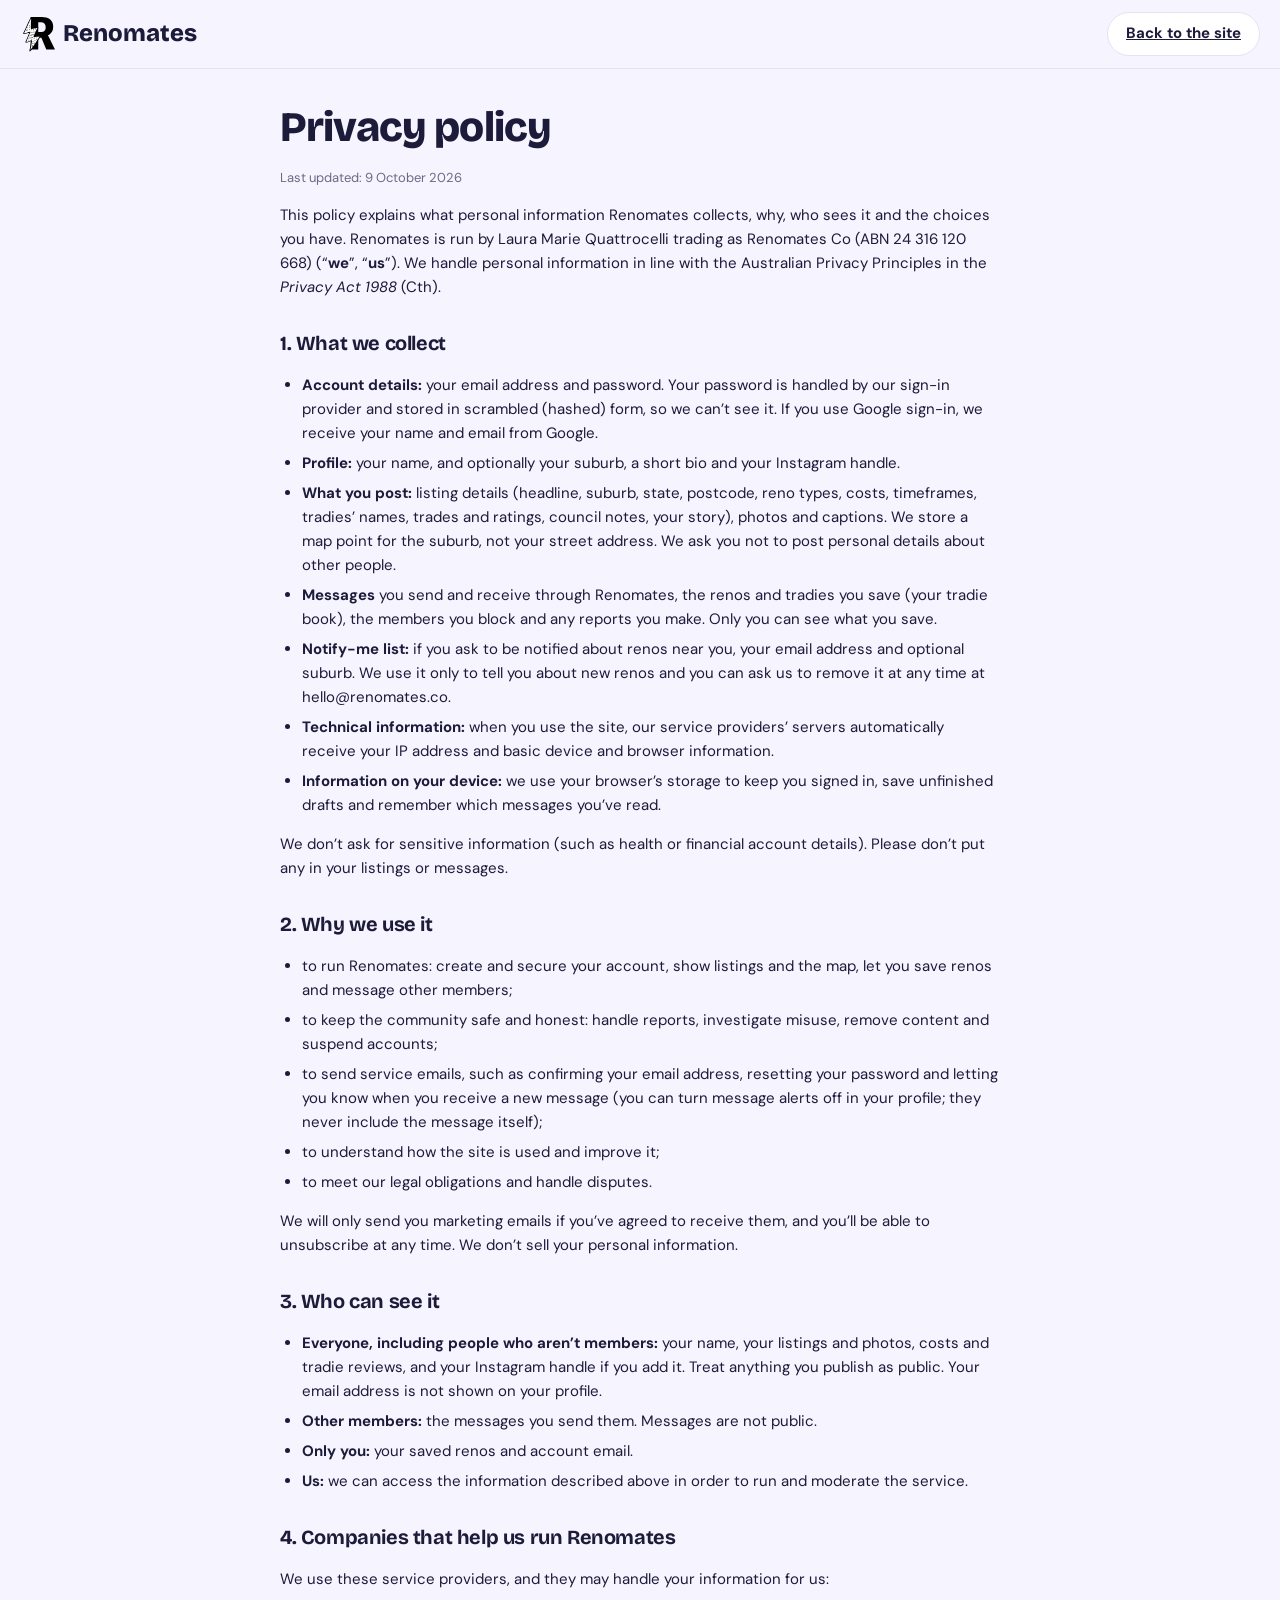
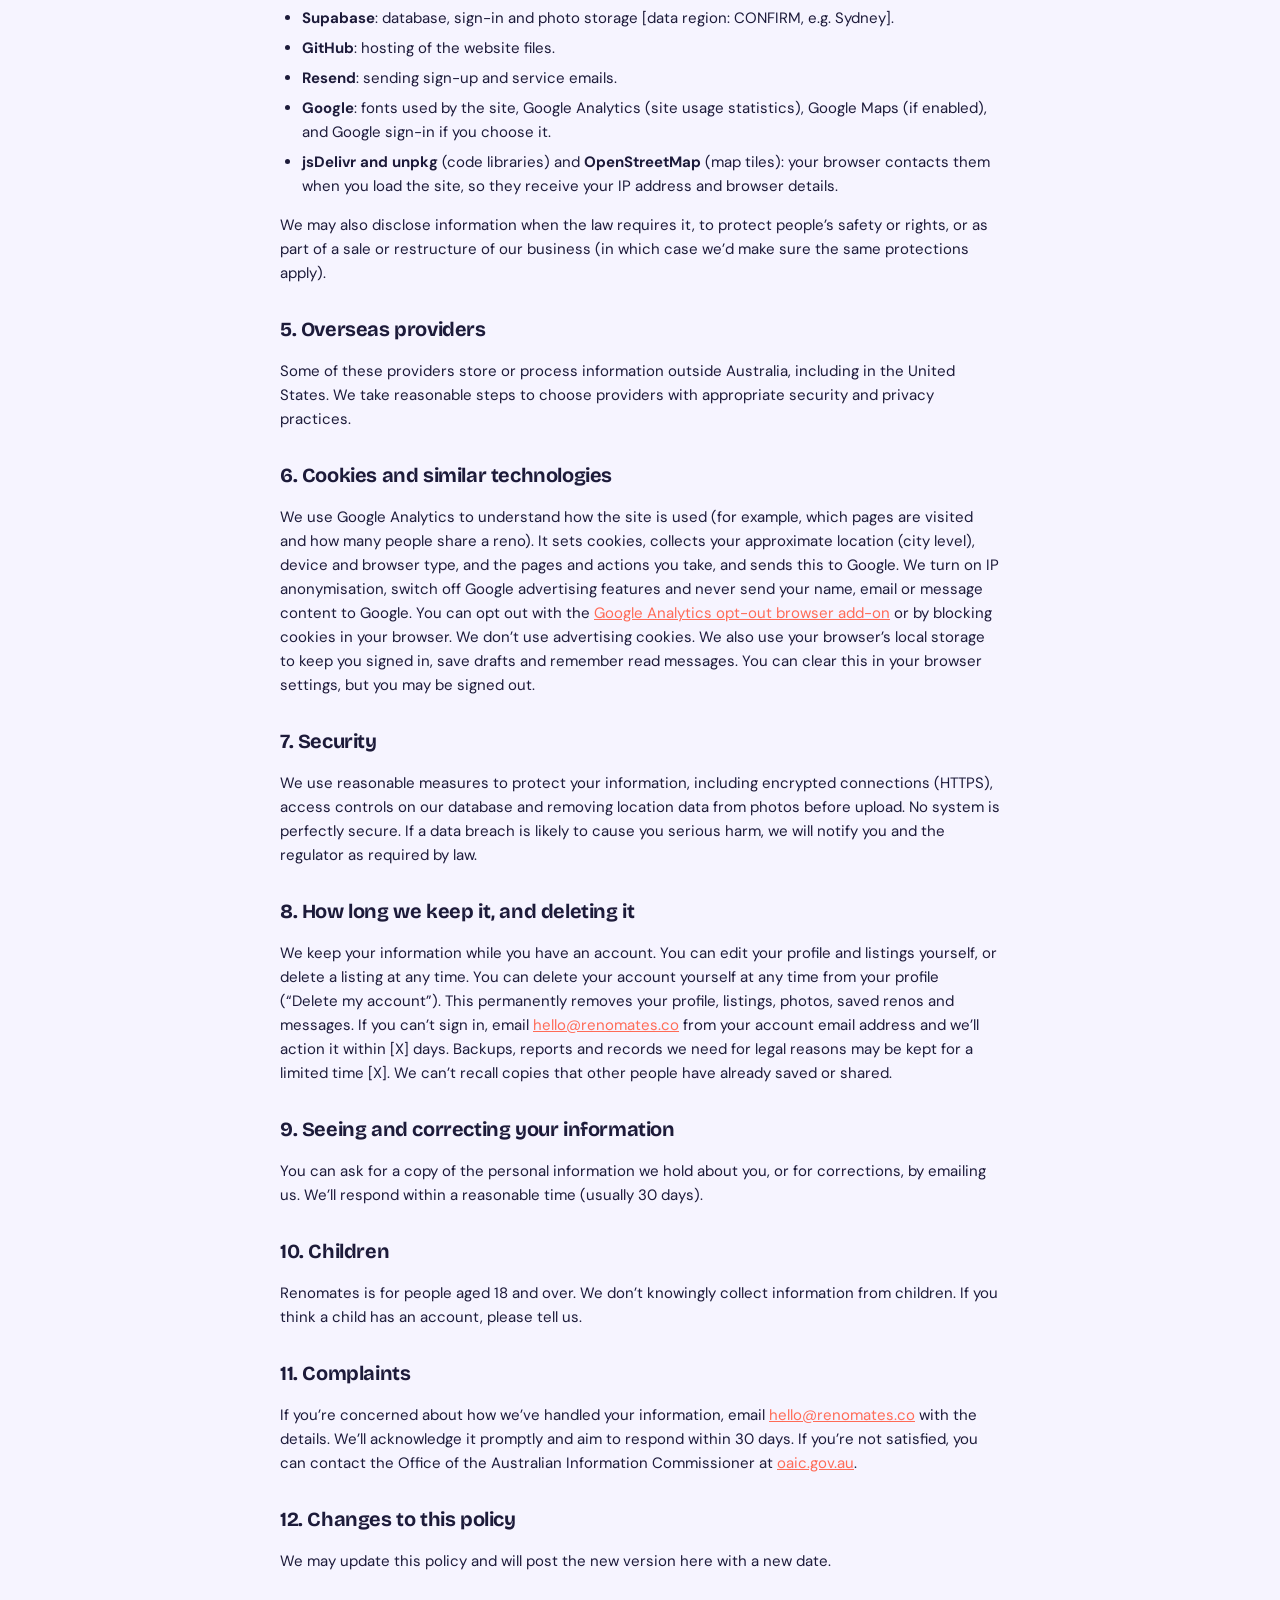
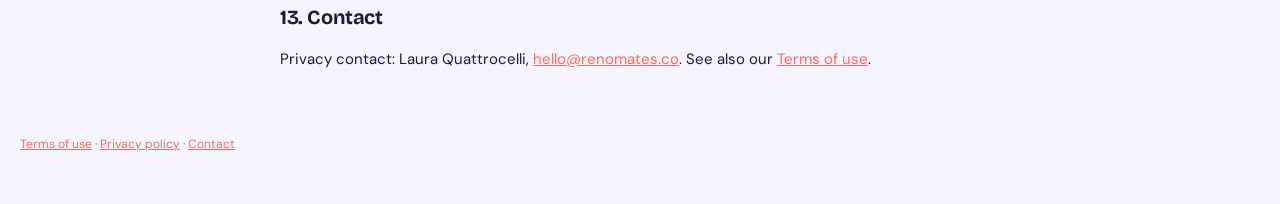
<file: privacy.html>
<!DOCTYPE html>
<html lang="en-AU">
<head>
<meta charset="utf-8">
<meta name="viewport" content="width=device-width, initial-scale=1, viewport-fit=cover">
<title>Privacy policy | Renomates</title>
<meta name="description" content="How Renomates collects, uses and protects your information.">
<meta name="theme-color" content="#ffd84d">
<link rel="icon" href="favicon.svg" type="image/svg+xml">
<link rel="icon" href="favicon.ico" sizes="48x48">
<link rel="apple-touch-icon" href="assets/apple-touch-icon.png">
<link rel="preconnect" href="https://fonts.googleapis.com"><link rel="preconnect" href="https://fonts.gstatic.com" crossorigin>
<link href="https://fonts.googleapis.com/css2?family=Bricolage+Grotesque:wght@600;800&family=DM+Sans:wght@400;500;700&display=swap" rel="stylesheet">
<link rel="stylesheet" href="css/styles.css?v=12">
</head>
<body>
<!-- DRAFT: have a lawyer review this page, then fill in every [BRACKETED] item before you rely on it. -->
<header><a class="logo" href="./" aria-label="Renomates home"><img class="lg" src="assets/logo.svg" alt="" width="35" height="36">Renomates</a><div class="sp"></div><a class="btn alt" href="./">Back to the site</a></header>
<main class="legal">
<h1>Privacy policy</h1>
<p class="meta">Last updated: 9 October 2026</p>
<p>This policy explains what personal information Renomates collects, why, who sees it and the choices you have. Renomates is run by Laura Marie Quattrocelli trading as Renomates Co (ABN 24 316 120 668) (“<b>we</b>”, “<b>us</b>”). We handle personal information in line with the Australian Privacy Principles in the <i>Privacy Act 1988</i> (Cth).</p>

<h2>1. What we collect</h2>
<ul>
<li><b>Account details:</b> your email address and password. Your password is handled by our sign-in provider and stored in scrambled (hashed) form, so we can’t see it. If you use Google sign-in, we receive your name and email from Google.</li>
<li><b>Profile:</b> your name, and optionally your suburb, a short bio and your Instagram handle.</li>
<li><b>What you post:</b> listing details (headline, suburb, state, postcode, reno types, costs, timeframes, tradies’ names, trades and ratings, council notes, your story), photos and captions. We store a map point for the suburb, not your street address. We ask you not to post personal details about other people.</li>
<li><b>Messages</b> you send and receive through Renomates, the renos and tradies you save (your tradie book), the members you block and any reports you make. Only you can see what you save.</li>
<li><b>Notify-me list:</b> if you ask to be notified about renos near you, your email address and optional suburb. We use it only to tell you about new renos and you can ask us to remove it at any time at hello@renomates.co.</li>
<li><b>Technical information:</b> when you use the site, our service providers’ servers automatically receive your IP address and basic device and browser information.</li>
<li><b>Information on your device:</b> we use your browser’s storage to keep you signed in, save unfinished drafts and remember which messages you’ve read.</li>
</ul>
<p>We don’t ask for sensitive information (such as health or financial account details). Please don’t put any in your listings or messages.</p>

<h2>2. Why we use it</h2>
<ul>
<li>to run Renomates: create and secure your account, show listings and the map, let you save renos and message other members;</li>
<li>to keep the community safe and honest: handle reports, investigate misuse, remove content and suspend accounts;</li>
<li>to send service emails, such as confirming your email address, resetting your password and letting you know when you receive a new message (you can turn message alerts off in your profile; they never include the message itself);</li>
<li>to understand how the site is used and improve it;</li>
<li>to meet our legal obligations and handle disputes.</li>
</ul>
<p>We will only send you marketing emails if you’ve agreed to receive them, and you’ll be able to unsubscribe at any time. We don’t sell your personal information.</p>

<h2>3. Who can see it</h2>
<ul>
<li><b>Everyone, including people who aren’t members:</b> your name, your listings and photos, costs and tradie reviews, and your Instagram handle if you add it. Treat anything you publish as public. Your email address is not shown on your profile.</li>
<li><b>Other members:</b> the messages you send them. Messages are not public.</li>
<li><b>Only you:</b> your saved renos and account email.</li>
<li><b>Us:</b> we can access the information described above in order to run and moderate the service.</li>
</ul>

<h2>4. Companies that help us run Renomates</h2>
<p>We use these service providers, and they may handle your information for us:</p>
<ul>
<li><b>Supabase</b>: database, sign-in and photo storage [data region: CONFIRM, e.g. Sydney].</li>
<li><b>GitHub</b>: hosting of the website files.</li>
<li><b>Resend</b>: sending sign-up and service emails.</li>
<li><b>Google</b>: fonts used by the site, Google Analytics (site usage statistics), Google Maps (if enabled), and Google sign-in if you choose it.</li>
<li><b>jsDelivr and unpkg</b> (code libraries) and <b>OpenStreetMap</b> (map tiles): your browser contacts them when you load the site, so they receive your IP address and browser details.</li>
</ul>
<p>We may also disclose information when the law requires it, to protect people’s safety or rights, or as part of a sale or restructure of our business (in which case we’d make sure the same protections apply).</p>

<h2>5. Overseas providers</h2>
<p>Some of these providers store or process information outside Australia, including in the United States. We take reasonable steps to choose providers with appropriate security and privacy practices.</p>

<h2>6. Cookies and similar technologies</h2>
<p>We use Google Analytics to understand how the site is used (for example, which pages are visited and how many people share a reno). It sets cookies, collects your approximate location (city level), device and browser type, and the pages and actions you take, and sends this to Google. We turn on IP anonymisation, switch off Google advertising features and never send your name, email or message content to Google. You can opt out with the <a href="https://tools.google.com/dlpage/gaoptout" rel="noopener">Google Analytics opt-out browser add-on</a> or by blocking cookies in your browser. We don’t use advertising cookies. We also use your browser’s local storage to keep you signed in, save drafts and remember read messages. You can clear this in your browser settings, but you may be signed out.</p>

<h2>7. Security</h2>
<p>We use reasonable measures to protect your information, including encrypted connections (HTTPS), access controls on our database and removing location data from photos before upload. No system is perfectly secure. If a data breach is likely to cause you serious harm, we will notify you and the regulator as required by law.</p>

<h2>8. How long we keep it, and deleting it</h2>
<p>We keep your information while you have an account. You can edit your profile and listings yourself, or delete a listing at any time. You can delete your account yourself at any time from your profile (“Delete my account”). This permanently removes your profile, listings, photos, saved renos and messages. If you can’t sign in, email <a href="mailto:hello@renomates.co">hello@renomates.co</a> from your account email address and we’ll action it within [X] days. Backups, reports and records we need for legal reasons may be kept for a limited time [X]. We can’t recall copies that other people have already saved or shared.</p>

<h2>9. Seeing and correcting your information</h2>
<p>You can ask for a copy of the personal information we hold about you, or for corrections, by emailing us. We’ll respond within a reasonable time (usually 30 days).</p>

<h2>10. Children</h2>
<p>Renomates is for people aged 18 and over. We don’t knowingly collect information from children. If you think a child has an account, please tell us.</p>

<h2>11. Complaints</h2>
<p>If you’re concerned about how we’ve handled your information, email <a href="mailto:hello@renomates.co">hello@renomates.co</a> with the details. We’ll acknowledge it promptly and aim to respond within 30 days. If you’re not satisfied, you can contact the Office of the Australian Information Commissioner at <a href="https://www.oaic.gov.au" target="_blank" rel="noopener">oaic.gov.au</a>.</p>

<h2>12. Changes to this policy</h2>
<p>We may update this policy and will post the new version here with a new date.</p>

<h2>13. Contact</h2>
<p>Privacy contact: Laura Quattrocelli, <a href="mailto:hello@renomates.co">hello@renomates.co</a>. See also our <a href="terms.html">Terms of use</a>.</p>

</main>
<footer class="foot"><p class="flinks"><a href="terms.html">Terms of use</a> · <a href="privacy.html">Privacy policy</a> · <a href="mailto:hello@renomates.co">Contact</a></p></footer>
</body>
</html>
</file>
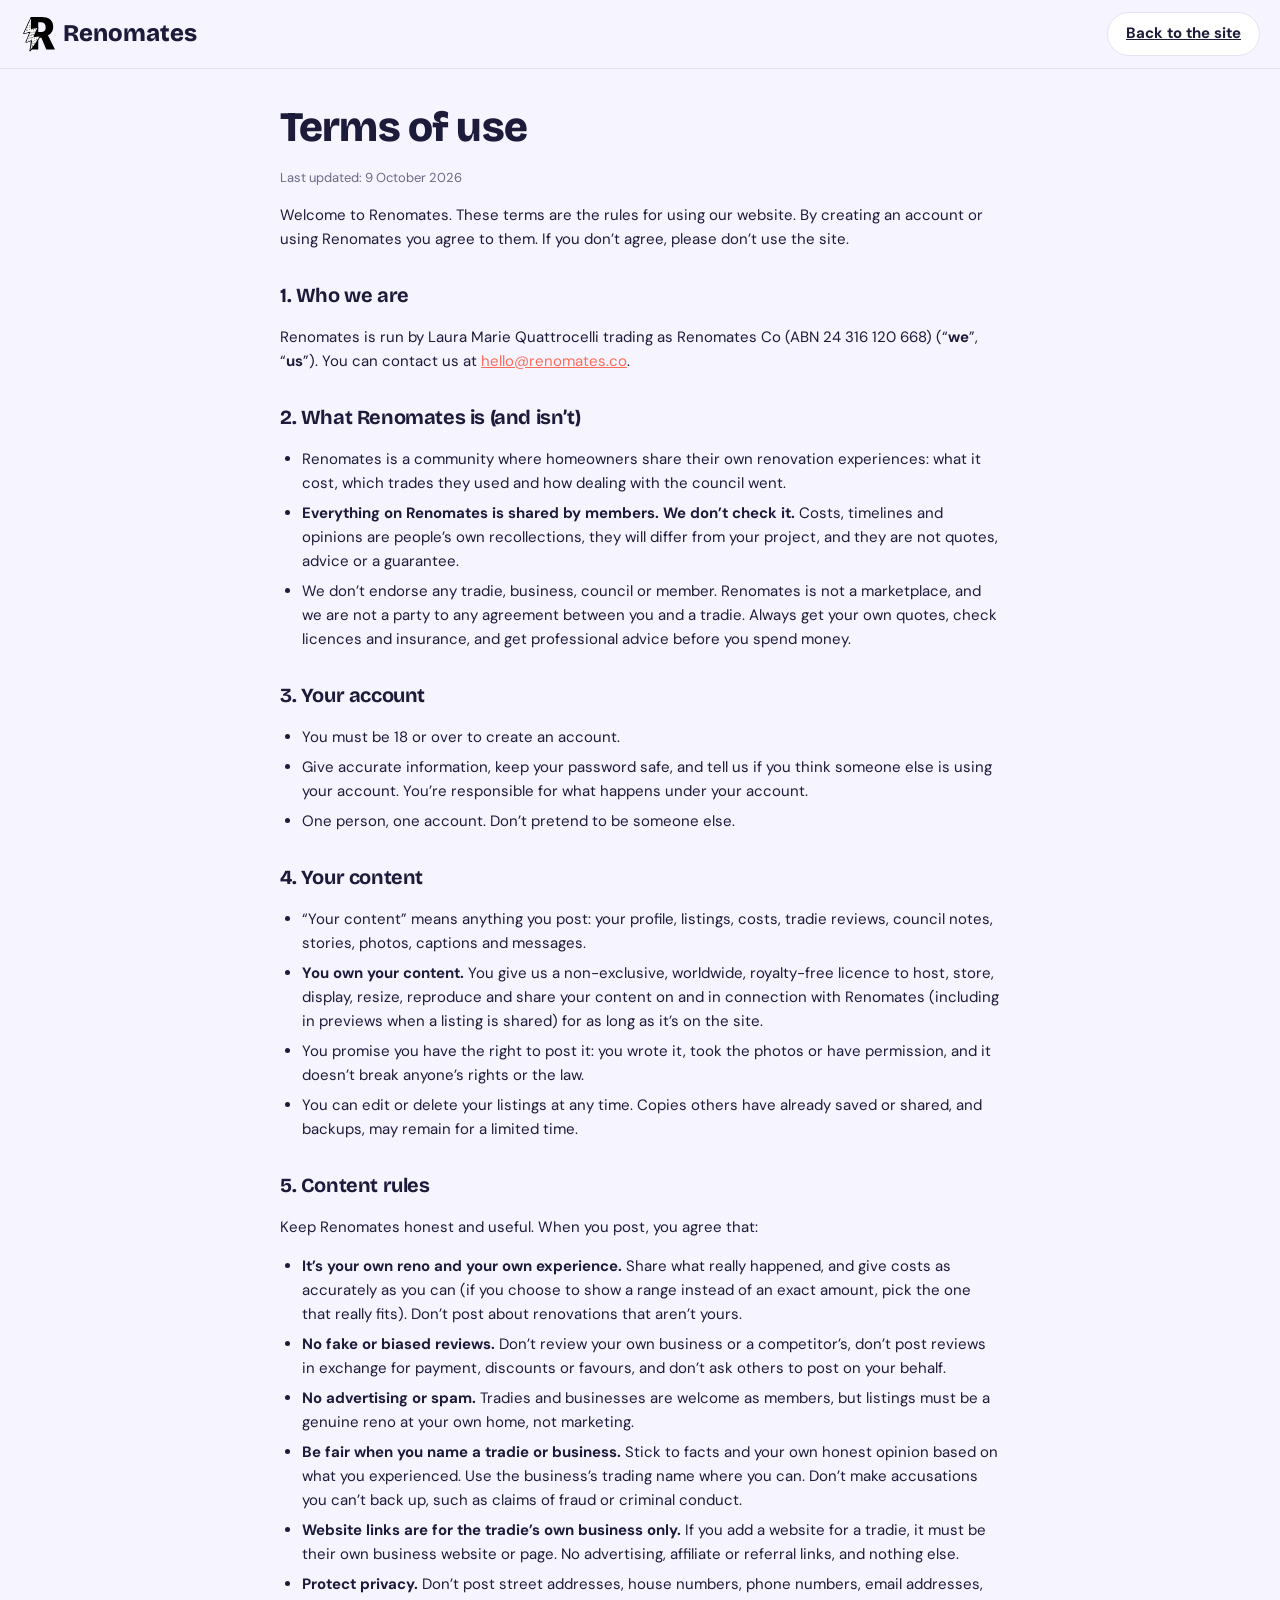
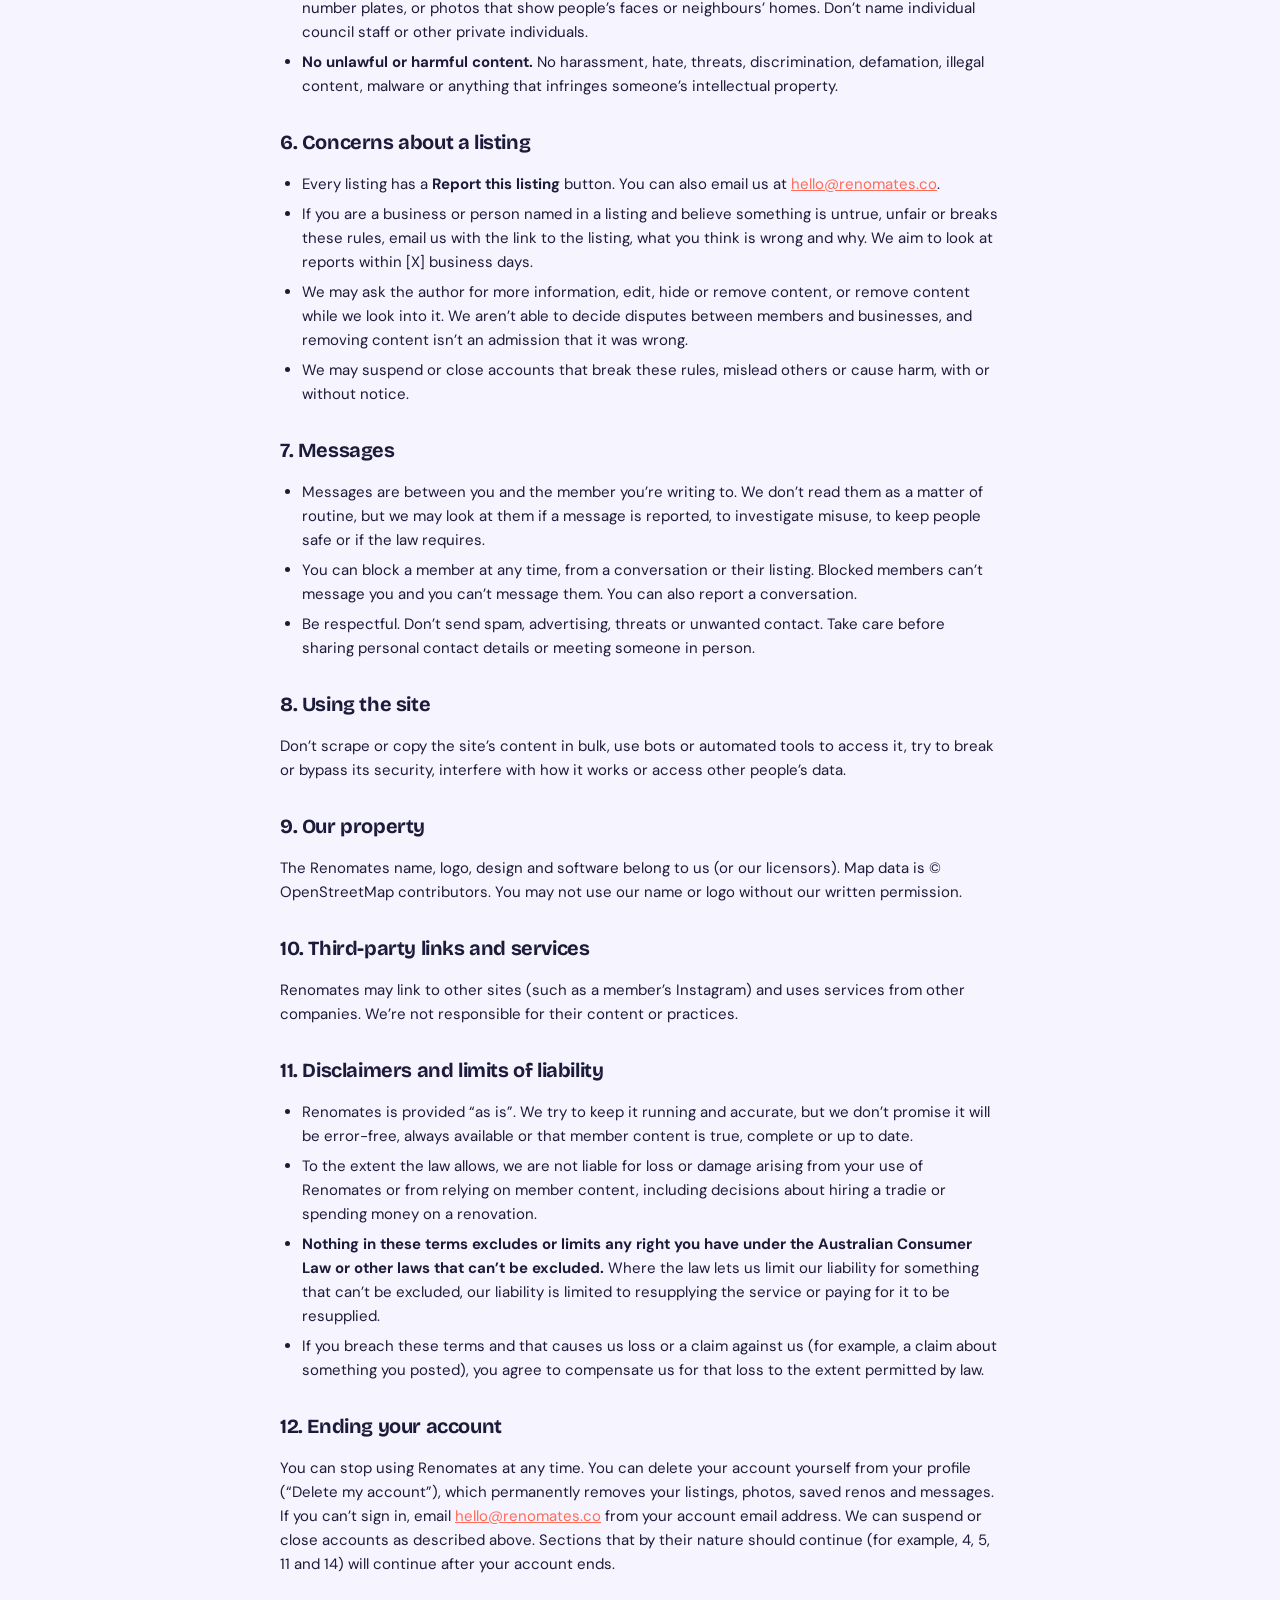
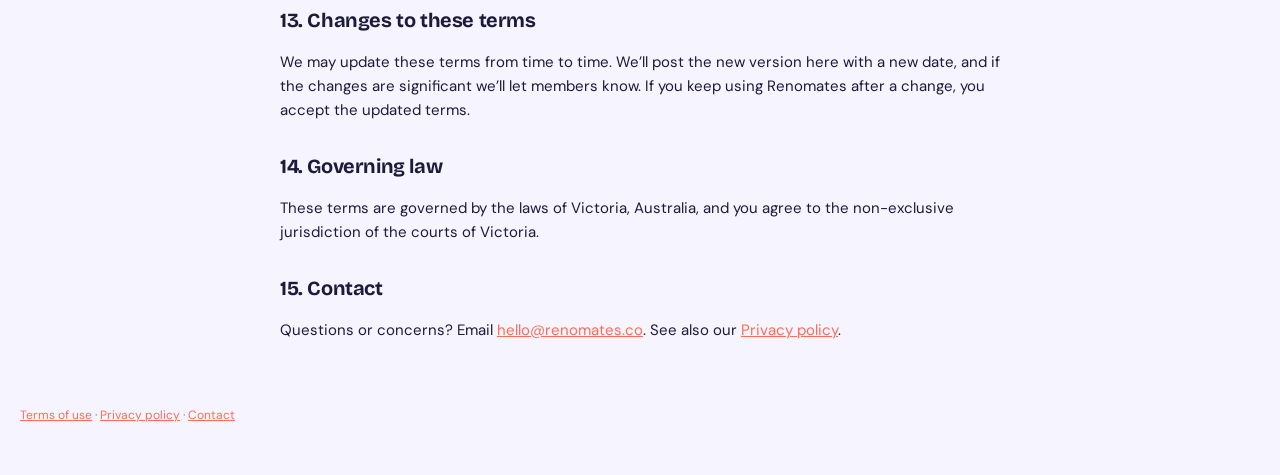
<file: terms.html>
<!DOCTYPE html>
<html lang="en-AU">
<head>
<meta charset="utf-8">
<meta name="viewport" content="width=device-width, initial-scale=1, viewport-fit=cover">
<title>Terms of use | Renomates</title>
<meta name="description" content="The rules for using Renomates.">
<meta name="theme-color" content="#ffd84d">
<link rel="icon" href="favicon.svg" type="image/svg+xml">
<link rel="icon" href="favicon.ico" sizes="48x48">
<link rel="apple-touch-icon" href="assets/apple-touch-icon.png">
<link rel="preconnect" href="https://fonts.googleapis.com"><link rel="preconnect" href="https://fonts.gstatic.com" crossorigin>
<link href="https://fonts.googleapis.com/css2?family=Bricolage+Grotesque:wght@600;800&family=DM+Sans:wght@400;500;700&display=swap" rel="stylesheet">
<link rel="stylesheet" href="css/styles.css?v=12">
</head>
<body>
<!-- DRAFT: have a lawyer review this page, then fill in every [BRACKETED] item before you rely on it. -->
<header><a class="logo" href="./" aria-label="Renomates home"><img class="lg" src="assets/logo.svg" alt="" width="35" height="36">Renomates</a><div class="sp"></div><a class="btn alt" href="./">Back to the site</a></header>
<main class="legal">
<h1>Terms of use</h1>
<p class="meta">Last updated: 9 October 2026</p>
<p>Welcome to Renomates. These terms are the rules for using our website. By creating an account or using Renomates you agree to them. If you don’t agree, please don’t use the site.</p>

<h2>1. Who we are</h2>
<p>Renomates is run by Laura Marie Quattrocelli trading as Renomates Co (ABN 24 316 120 668) (“<b>we</b>”, “<b>us</b>”). You can contact us at <a href="mailto:hello@renomates.co">hello@renomates.co</a>.</p>

<h2>2. What Renomates is (and isn’t)</h2>
<ul>
<li>Renomates is a community where homeowners share their own renovation experiences: what it cost, which trades they used and how dealing with the council went.</li>
<li><b>Everything on Renomates is shared by members. We don’t check it.</b> Costs, timelines and opinions are people’s own recollections, they will differ from your project, and they are not quotes, advice or a guarantee.</li>
<li>We don’t endorse any tradie, business, council or member. Renomates is not a marketplace, and we are not a party to any agreement between you and a tradie. Always get your own quotes, check licences and insurance, and get professional advice before you spend money.</li>
</ul>

<h2>3. Your account</h2>
<ul>
<li>You must be 18 or over to create an account.</li>
<li>Give accurate information, keep your password safe, and tell us if you think someone else is using your account. You’re responsible for what happens under your account.</li>
<li>One person, one account. Don’t pretend to be someone else.</li>
</ul>

<h2>4. Your content</h2>
<ul>
<li>“Your content” means anything you post: your profile, listings, costs, tradie reviews, council notes, stories, photos, captions and messages.</li>
<li><b>You own your content.</b> You give us a non-exclusive, worldwide, royalty-free licence to host, store, display, resize, reproduce and share your content on and in connection with Renomates (including in previews when a listing is shared) for as long as it’s on the site.</li>
<li>You promise you have the right to post it: you wrote it, took the photos or have permission, and it doesn’t break anyone’s rights or the law.</li>
<li>You can edit or delete your listings at any time. Copies others have already saved or shared, and backups, may remain for a limited time.</li>
</ul>

<h2>5. Content rules</h2>
<p>Keep Renomates honest and useful. When you post, you agree that:</p>
<ul>
<li><b>It’s your own reno and your own experience.</b> Share what really happened, and give costs as accurately as you can (if you choose to show a range instead of an exact amount, pick the one that really fits). Don’t post about renovations that aren’t yours.</li>
<li><b>No fake or biased reviews.</b> Don’t review your own business or a competitor’s, don’t post reviews in exchange for payment, discounts or favours, and don’t ask others to post on your behalf.</li>
<li><b>No advertising or spam.</b> Tradies and businesses are welcome as members, but listings must be a genuine reno at your own home, not marketing.</li>
<li><b>Be fair when you name a tradie or business.</b> Stick to facts and your own honest opinion based on what you experienced. Use the business’s trading name where you can. Don’t make accusations you can’t back up, such as claims of fraud or criminal conduct.</li>
<li><b>Website links are for the tradie’s own business only.</b> If you add a website for a tradie, it must be their own business website or page. No advertising, affiliate or referral links, and nothing else.</li>
<li><b>Protect privacy.</b> Don’t post street addresses, house numbers, phone numbers, email addresses, number plates, or photos that show people’s faces or neighbours’ homes. Don’t name individual council staff or other private individuals.</li>
<li><b>No unlawful or harmful content.</b> No harassment, hate, threats, discrimination, defamation, illegal content, malware or anything that infringes someone’s intellectual property.</li>
</ul>

<h2>6. Concerns about a listing</h2>
<ul>
<li>Every listing has a <b>Report this listing</b> button. You can also email us at <a href="mailto:hello@renomates.co">hello@renomates.co</a>.</li>
<li>If you are a business or person named in a listing and believe something is untrue, unfair or breaks these rules, email us with the link to the listing, what you think is wrong and why. We aim to look at reports within [X] business days.</li>
<li>We may ask the author for more information, edit, hide or remove content, or remove content while we look into it. We aren’t able to decide disputes between members and businesses, and removing content isn’t an admission that it was wrong.</li>
<li>We may suspend or close accounts that break these rules, mislead others or cause harm, with or without notice.</li>
</ul>

<h2>7. Messages</h2>
<ul>
<li>Messages are between you and the member you’re writing to. We don’t read them as a matter of routine, but we may look at them if a message is reported, to investigate misuse, to keep people safe or if the law requires.</li>
<li>You can block a member at any time, from a conversation or their listing. Blocked members can’t message you and you can’t message them. You can also report a conversation.</li>
<li>Be respectful. Don’t send spam, advertising, threats or unwanted contact. Take care before sharing personal contact details or meeting someone in person.</li>
</ul>

<h2>8. Using the site</h2>
<p>Don’t scrape or copy the site’s content in bulk, use bots or automated tools to access it, try to break or bypass its security, interfere with how it works or access other people’s data.</p>

<h2>9. Our property</h2>
<p>The Renomates name, logo, design and software belong to us (or our licensors). Map data is © OpenStreetMap contributors. You may not use our name or logo without our written permission.</p>

<h2>10. Third-party links and services</h2>
<p>Renomates may link to other sites (such as a member’s Instagram) and uses services from other companies. We’re not responsible for their content or practices.</p>

<h2>11. Disclaimers and limits of liability</h2>
<ul>
<li>Renomates is provided “as is”. We try to keep it running and accurate, but we don’t promise it will be error-free, always available or that member content is true, complete or up to date.</li>
<li>To the extent the law allows, we are not liable for loss or damage arising from your use of Renomates or from relying on member content, including decisions about hiring a tradie or spending money on a renovation.</li>
<li><b>Nothing in these terms excludes or limits any right you have under the Australian Consumer Law or other laws that can’t be excluded.</b> Where the law lets us limit our liability for something that can’t be excluded, our liability is limited to resupplying the service or paying for it to be resupplied.</li>
<li>If you breach these terms and that causes us loss or a claim against us (for example, a claim about something you posted), you agree to compensate us for that loss to the extent permitted by law.</li>
</ul>

<h2>12. Ending your account</h2>
<p>You can stop using Renomates at any time. You can delete your account yourself from your profile (“Delete my account”), which permanently removes your listings, photos, saved renos and messages. If you can’t sign in, email <a href="mailto:hello@renomates.co">hello@renomates.co</a> from your account email address. We can suspend or close accounts as described above. Sections that by their nature should continue (for example, 4, 5, 11 and 14) will continue after your account ends.</p>

<h2>13. Changes to these terms</h2>
<p>We may update these terms from time to time. We’ll post the new version here with a new date, and if the changes are significant we’ll let members know. If you keep using Renomates after a change, you accept the updated terms.</p>

<h2>14. Governing law</h2>
<p>These terms are governed by the laws of Victoria, Australia, and you agree to the non-exclusive jurisdiction of the courts of Victoria.</p>

<h2>15. Contact</h2>
<p>Questions or concerns? Email <a href="mailto:hello@renomates.co">hello@renomates.co</a>. See also our <a href="privacy.html">Privacy policy</a>.</p>

</main>
<footer class="foot"><p class="flinks"><a href="terms.html">Terms of use</a> · <a href="privacy.html">Privacy policy</a> · <a href="mailto:hello@renomates.co">Contact</a></p></footer>
</body>
</html>
</file>
<file: css/styles.css>
:root{--ink:#1d1b3a;--mute:#6b6a85;--bg:#f6f4ff;--card:#fff;--line:#e5e2f5;--coral:#ff6b57;--sun:#ffd84d;--mint:#1fcf9f;box-sizing:border-box}
@media(prefers-color-scheme:dark){:root{--ink:#f2f0ff;--mute:#a3a1c4;--bg:#14132a;--card:#201f3d;--line:#33315a}}
*{box-sizing:border-box}
body{margin:0;background:var(--bg);color:var(--ink);font:400 15px/1.45 'DM Sans',system-ui,sans-serif;padding-bottom:env(safe-area-inset-bottom,0)}
h1,h2,h3,.disp{font-family:'Bricolage Grotesque','DM Sans',system-ui,sans-serif;margin:0;letter-spacing:-.02em}
button,input,select,textarea{font:inherit;color:inherit}button{cursor:pointer}
:focus-visible{outline:3px solid var(--coral);outline-offset:2px}
[hidden]{display:none!important}
header{position:sticky;top:0;z-index:1200;background:var(--bg);display:flex;align-items:center;gap:10px;padding:calc(12px + env(safe-area-inset-top,0)) 20px 12px;border-bottom:1px solid var(--line)}
.logo{font-weight:800;font-size:24px;display:flex;align-items:center;gap:8px;font-family:'Bricolage Grotesque',sans-serif;color:inherit;text-decoration:none}
.logo img{height:36px;width:auto;display:block}
.flogo{display:flex;align-items:center;gap:8px;margin:0 0 6px;color:var(--ink)}.flogo img{height:28px;width:auto}
.sp{flex:1}
.btn{border:0;border-radius:999px;padding:10px 18px;font-weight:700;background:var(--coral);color:#fff;white-space:nowrap}
.btn.alt{background:var(--card);color:var(--ink);border:1px solid var(--line)}
.btn.danger{background:#d33;color:#fff}.btn:disabled{opacity:.5;cursor:default}
.av{width:40px;height:40px;border-radius:50%;border:0;background:var(--sun);color:#1d1b3a;font-weight:800}
.nb{position:relative}.nb b{position:absolute;top:-5px;right:-3px;background:var(--coral);color:#fff;border-radius:99px;font-size:11px;padding:1px 7px}
.hero{padding:22px 20px 8px;max-width:1400px;margin:auto}
.hero h1{font-size:clamp(28px,5vw,46px);line-height:1.05;font-weight:800}
.hero p{color:var(--mute);margin:10px 0 0;max-width:680px;font-size:16px}
.bar{max-width:1400px;margin:14px auto 0;padding:0 20px;display:flex;flex-wrap:wrap;gap:10px;align-items:center}
.pill-input,select{background:var(--card);border:2px solid var(--line);border-radius:999px;padding:10px 16px;min-width:0}
.pill-input{flex:1 1 220px;width:100%}.pill-input:focus{border-color:var(--coral);outline:0}
.search-sub{flex:1 1 280px}
.field-wrap{position:relative}
.clr{position:absolute;right:10px;top:50%;transform:translateY(-50%);border:0;background:var(--line);border-radius:50%;width:24px;height:24px}
.ac{position:absolute;left:0;right:0;top:calc(100% + 4px);z-index:1500;background:var(--card);border:1px solid var(--line);border-radius:16px;list-style:none;margin:0;padding:6px;box-shadow:0 10px 30px rgba(0,0,0,.18);max-height:300px;overflow:auto}
.ac li{padding:10px 12px;border-radius:10px;cursor:pointer;display:flex;justify-content:space-between;gap:8px}
.ac li[aria-selected=true],.ac li:hover{background:var(--bg)}.ac small{color:var(--mute)}
.chips{display:flex;gap:8px;overflow-x:auto;padding-bottom:4px;max-width:100%;scrollbar-width:thin}
.chip{border:1px solid var(--line);background:var(--card);border-radius:999px;padding:7px 13px;font-weight:500;white-space:nowrap}
.chip[aria-pressed=true]{background:var(--ink);color:var(--bg);border-color:var(--ink)}
.range{display:flex;align-items:center;gap:8px;font-weight:500}.range input{accent-color:var(--coral);width:130px}
.seg{display:none;background:var(--card);border:1px solid var(--line);border-radius:999px;padding:3px}
.seg button{border:0;background:none;padding:7px 16px;border-radius:999px;font-weight:700}
.seg button[aria-pressed=true]{background:var(--coral);color:#fff}
.main{max-width:1400px;margin:14px auto 30px;padding:0 20px;display:grid;grid-template-columns:minmax(380px,520px) 1fr;gap:20px;align-items:start}
.count{color:var(--mute);margin:0 0 10px;font-weight:500}
.list{display:grid;gap:14px}
.card{background:var(--card);border:2px solid transparent;border-radius:22px;overflow:hidden;display:flex;cursor:pointer;box-shadow:0 1px 0 var(--line);transition:transform .15s,border-color .15s;text-align:left;padding:0;width:100%;min-height:150px}
.card:hover,.card.on{border-color:var(--coral);transform:translateY(-2px)}
.cover{width:132px;flex:none;display:grid;place-items:center;font-size:48px;position:relative;background-size:cover;background-position:center}
.cover span.t{position:absolute;left:8px;bottom:8px;font-size:11px;font-weight:700;background:rgba(255,255,255,.9);color:#1d1b3a;border-radius:99px;padding:2px 8px;max-width:112px;overflow:hidden;text-overflow:ellipsis;white-space:nowrap}
i.hb{position:absolute;right:8px;top:8px;width:34px;height:34px;border-radius:50%;background:rgba(255,255,255,.92);color:#b9b6d0;display:grid;place-items:center;font-size:17px;font-style:normal;cursor:pointer;z-index:2}
i.hb.on{color:var(--coral)}
.cb{padding:14px 16px;flex:1;min-width:0}
.price{font-size:26px;font-weight:800}
.cb h3{font-size:17px;margin:2px 0}.sub{color:var(--mute);font-size:13px}
.meta{display:flex;gap:6px;flex-wrap:wrap;margin-top:10px}
.tag{background:var(--bg);border-radius:99px;padding:3px 10px;font-size:12px;font-weight:500}
.mapw{position:sticky;top:calc(72px + env(safe-area-inset-top,0));height:calc(100vh - 100px);min-height:420px;border-radius:26px;overflow:hidden;border:1px solid var(--line);z-index:1}
#map{width:100%;height:100%}
.pin{background:var(--card);border:2px solid var(--ink);color:var(--ink);border-radius:99px;font:800 12px 'DM Sans',sans-serif;padding:3px 9px;white-space:nowrap;text-align:center;box-shadow:0 2px 6px rgba(0,0,0,.2)}
.pin.on{background:var(--coral);border-color:var(--coral);color:#fff}
.empty{text-align:center;padding:40px 20px;background:var(--card);border-radius:22px;border:2px dashed var(--line)}
.empty .btn{margin-top:12px}
.foot{max-width:1400px;margin:0 auto;padding:10px 20px 40px;color:var(--mute);font-size:12px}
.ov{position:fixed;inset:0;background:rgba(20,18,50,.55);z-index:3000;display:flex;align-items:flex-end;justify-content:center}
.sheet{background:var(--bg);width:100%;max-width:720px;max-height:92vh;overflow:auto;border-radius:28px 28px 0 0;padding:0 0 calc(24px + env(safe-area-inset-bottom,0))}
@media(min-width:720px){.ov{align-items:center}.sheet{border-radius:28px}}
.sh{padding:24px;color:#1d1b3a;position:relative}
.sheet:focus,.sheet:focus-visible{outline:none}
.xbar{position:sticky;top:0;height:0;z-index:20}
.xbar .x{position:absolute;right:14px;top:14px;width:40px;height:40px;border:0;border-radius:50%;background:rgba(255,255,255,.96);color:#1d1b3a;font-size:18px;box-shadow:0 2px 10px rgba(0,0,0,.28)}
.sh .big{font-size:56px}.sh h2{font-size:30px;font-weight:800;line-height:1.1;padding-right:56px}
.bd{padding:0 24px}.bd h3{font-size:18px;margin:22px 0 8px}
.gal{padding:14px 24px 0}.gal .main-img{width:100%;max-height:360px;object-fit:cover;border-radius:18px;cursor:zoom-in;background:var(--line)}
.thumbs{display:flex;gap:8px;overflow-x:auto;margin-top:8px}.thumbs img{height:64px;width:84px;object-fit:cover;border-radius:10px;cursor:pointer;flex:none;border:2px solid transparent}
.thumbs img.on{border-color:var(--coral)}
.lb{position:fixed;inset:0;background:rgba(0,0,0,.92);z-index:4000;display:grid;place-items:center}.lb img{max-width:96vw;max-height:92vh;border-radius:8px}
.bk{display:grid;grid-template-columns:110px 1fr 56px;gap:8px;align-items:center;font-size:13px;margin:5px 0}
.bk b{display:block;height:12px;border-radius:99px;background:var(--coral)}.bk em{font-style:normal;font-weight:700;text-align:right}
.trade{display:flex;justify-content:space-between;align-items:center;background:var(--card);border-radius:16px;padding:10px 14px;margin:6px 0}
.cn{background:var(--card);border-radius:18px;padding:14px;display:flex;gap:14px;align-items:center}
.cn .n{font-size:34px;font-weight:800;color:var(--coral);line-height:1}
.who{display:flex;align-items:center;gap:10px;background:var(--card);border-radius:18px;padding:12px;margin-top:16px}
form label.l{display:block;font-weight:700;font-size:13px;margin:12px 0 4px}
form input:not([type=file]):not([type=range]),form select,form textarea{width:100%;background:var(--card);border:1px solid var(--line);border-radius:14px;padding:10px 12px;font-size:16px}
form .row{display:grid;grid-template-columns:1fr 1fr;gap:10px}
form .row3{display:grid;grid-template-columns:1.4fr 1fr 70px;gap:8px;margin:6px 0}
.hint{color:var(--mute);font-size:12px;margin:4px 0 0}.err{color:#d33;font-size:13px;margin:8px 0 0;font-weight:500}
.drop{display:block;border:2px dashed var(--line);border-radius:16px;padding:16px;text-align:center;cursor:pointer;background:var(--card);font-weight:500}
.ph-grid{display:grid;grid-template-columns:repeat(auto-fill,minmax(96px,1fr));gap:8px;margin-top:8px}
.ph{position:relative;border-radius:12px;overflow:hidden;background:var(--card);border:2px solid transparent}
.ph.cover-ph{border-color:var(--coral)}.ph img{width:100%;height:84px;object-fit:cover;display:block}
.ph button{position:absolute;border:0;border-radius:99px;font-size:11px;font-weight:700;padding:3px 7px}
.ph .rm{top:4px;right:4px;background:rgba(0,0,0,.65);color:#fff}.ph .mc{top:4px;left:4px;background:rgba(255,255,255,.92);color:#1d1b3a}
.ph input{width:100%;border:0;border-top:1px solid var(--line);font-size:12px!important;padding:4px 6px!important;border-radius:0!important}
.th{display:flex;gap:12px;align-items:center;background:var(--card);border:0;border-radius:16px;padding:12px;margin:8px 0;width:100%;text-align:left}
.th .dot{width:10px;height:10px;border-radius:50%;background:var(--coral);margin-left:auto;flex:none}
.bub{max-width:80%;padding:9px 14px;border-radius:18px;margin:6px 0;background:var(--card);white-space:pre-wrap;overflow-wrap:anywhere}
.bub.me{background:var(--coral);color:#fff;margin-left:auto}
.toast{position:fixed;left:50%;bottom:calc(24px + env(safe-area-inset-bottom,0));transform:translateX(-50%);background:var(--ink);color:var(--bg);padding:12px 20px;border-radius:99px;font-weight:700;z-index:5000;max-width:92vw;text-align:center}
.link{background:none;border:0;color:var(--coral);font-weight:700;padding:0;text-decoration:underline}
.oauth{width:100%;margin-top:10px}
@media(max-width:860px){.main{grid-template-columns:1fr}.seg{display:flex}.mapw{display:none;position:relative;top:0;height:70vh}
.main.map .mapw{display:block}body.mapview .hero{display:none}.main.map .lw{display:none}.cover{width:104px}}
@media(max-width:600px){header{gap:6px;padding-left:14px;padding-right:14px}.logo{font-size:20px;gap:6px}.logo img{height:32px}header .btn{padding:8px 12px}header .lbl{display:none}.hero{padding-top:14px}.hero h1{font-size:28px}
.bar select{flex:1 1 130px}.range{flex:1 1 170px;justify-content:space-between}.range input{width:96px}.range span{white-space:nowrap}.bar{margin-top:10px;gap:8px}}

@media(prefers-reduced-motion:reduce){*{transition:none!important}}
.pinwrap{overflow:visible;background:none;border:0}.pinwrap .pin{position:absolute;transform:translate(-50%,-50%)}
@media(prefers-color-scheme:dark){.lg{filter:invert(1)}}
.tchips{display:flex;flex-wrap:wrap;gap:8px}
.btn.sm{padding:7px 14px;font-size:13px;margin-top:6px}

.legal{max-width:760px;margin:0 auto;padding:28px 20px 40px}.legal h1{font-size:clamp(30px,5vw,42px);font-weight:800}
.legal h2{font-size:20px;margin:30px 0 8px}.legal p,.legal li{line-height:1.6}.legal ul{padding-left:22px}.legal li{margin:6px 0}
.legal .meta{color:var(--mute);font-size:13px}.legal a,.flinks a{color:var(--coral)}.flinks{margin:0 0 10px}

.price.dim{font-size:17px;color:var(--mute);font-weight:700;padding:5px 0}
.pin{font-size:16px;padding:4px 9px;line-height:1}.pin small{font:800 10px 'DM Sans',sans-serif;margin-left:3px}
#more{margin-top:10px}

#nav{display:flex;gap:2px;margin-left:14px}
.nv{display:flex;align-items:center;gap:6px;padding:8px 12px;border-radius:999px;font:600 15px 'DM Sans',system-ui,sans-serif;color:var(--mute);text-decoration:none;background:none;border:0;cursor:pointer;position:relative;white-space:nowrap}
.nv i{font-style:normal}.nv:hover{color:var(--ink)}
.nv[aria-current=page]{color:var(--ink);background:var(--card);box-shadow:inset 0 -3px 0 var(--coral)}
.nv b{position:absolute;top:0;right:2px;background:var(--coral);color:#fff;border-radius:99px;font-size:11px;padding:1px 6px}
.page{max-width:1000px;margin:0 auto;padding:22px 20px 40px}.page h1.pt{font-size:clamp(28px,5vw,40px);font-weight:800}
.page .list{margin-top:16px}
.pagehead{display:flex;align-items:flex-end;justify-content:space-between;gap:12px;flex-wrap:wrap}
.tcard{background:var(--card);border-radius:20px;padding:14px 16px;display:flex;gap:12px;align-items:flex-start;justify-content:space-between;margin:10px 0}
.tcard b.tn2{font-size:17px}.tcard .tag{margin-left:6px}
.tb{border:0;background:var(--bg);color:#b9b6d0;border-radius:50%;width:38px;height:38px;font-size:18px;flex:none;line-height:1}.tb.on{color:var(--coral)}
.site{display:inline-block;margin-top:4px;color:var(--coral);font-weight:600;text-decoration:none;word-break:break-all}.site:hover{text-decoration:underline}
.trade{align-items:flex-start;gap:10px}.trade .tl{min-width:0}.trade .tside{display:flex;align-items:center;gap:10px;flex:none}
.note{font-style:italic;color:var(--mute);font-size:13px;margin-top:4px}
.trow{margin:8px 0 16px}.trow .row{margin-top:6px}
@media(max-width:1000px){.nv{padding:8px 8px;font-size:14px}}
@media(max-width:860px){
#nav{position:fixed;left:0;right:0;bottom:0;margin:0;gap:0;background:var(--card);border-top:1px solid var(--line);padding:6px 4px calc(6px + env(safe-area-inset-bottom,0px));justify-content:space-around;z-index:1100}
.nv{flex-direction:column;gap:2px;font-size:11px;padding:6px 4px;border-radius:12px;flex:1;box-shadow:none!important}
.nv i{font-size:20px;line-height:1.1}.nv[aria-current=page]{background:none;color:var(--coral)}
.nv b{top:0;left:50%;right:auto;margin-left:6px}
body{padding-bottom:calc(72px + env(safe-area-inset-bottom,0px))}
.toast{bottom:calc(88px + env(safe-area-inset-bottom,0px))}
}

/* softer pins on the Voyager basemap */
.pin{border-width:2.5px;box-shadow:0 3px 10px rgba(0,0,0,.22);transition:transform .12s}.pinwrap:hover .pin{transform:translate(-50%,-50%) scale(1.1)}
.leaflet-container{font-family:'DM Sans',sans-serif;background:#f4efe8}

/* Google Maps markers: centre the pill on its point */
.gpin .pin{position:relative;transform:translateY(50%);cursor:pointer}.gpin:hover .pin{transform:translateY(50%) scale(1.1)}

/* hero call to action + notify-me */
.cta{display:flex;align-items:center;gap:12px 16px;flex-wrap:wrap;margin-top:16px}
.btn.big{padding:14px 24px;font-size:17px;box-shadow:0 6px 18px rgba(255,90,70,.28)}.btn.big span{font-weight:500;opacity:.9}
.cta-note{color:var(--mute);font-size:14px}
.notify{margin-top:16px;background:var(--card);border:1px solid var(--line);border-radius:20px;padding:14px 16px;max-width:680px}
.notify .nt{font-size:15px}.notify .nf{display:flex;gap:8px;flex-wrap:wrap;margin-top:10px}
.notify input{flex:1 1 170px;min-width:0;border:1px solid var(--line);border-radius:999px;padding:10px 14px;font:inherit;background:#fff}
.notify .nm{margin:8px 0 0;font-size:12.5px;color:var(--mute)}.notify .nm.bad{color:#c0392b;font-weight:700}
@media(max-width:600px){.btn.big{width:100%;text-align:center}}
</file>
